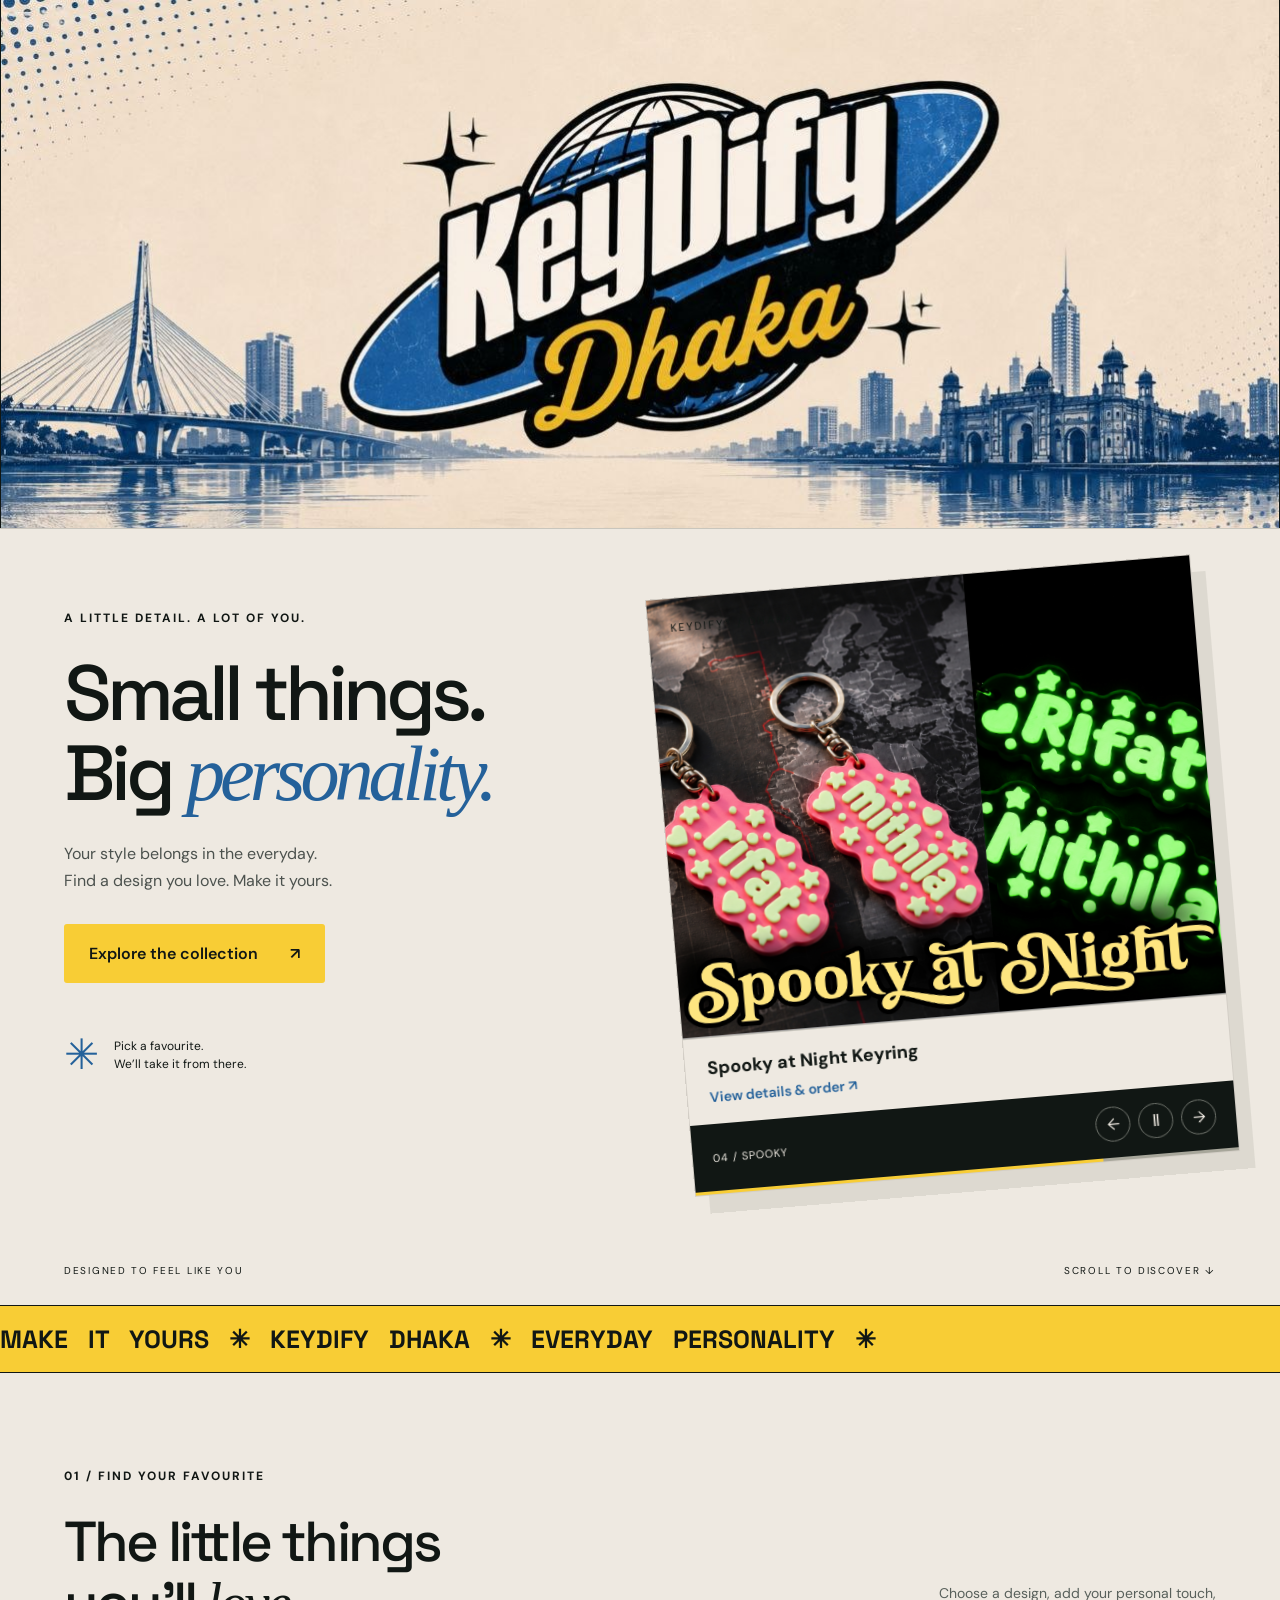
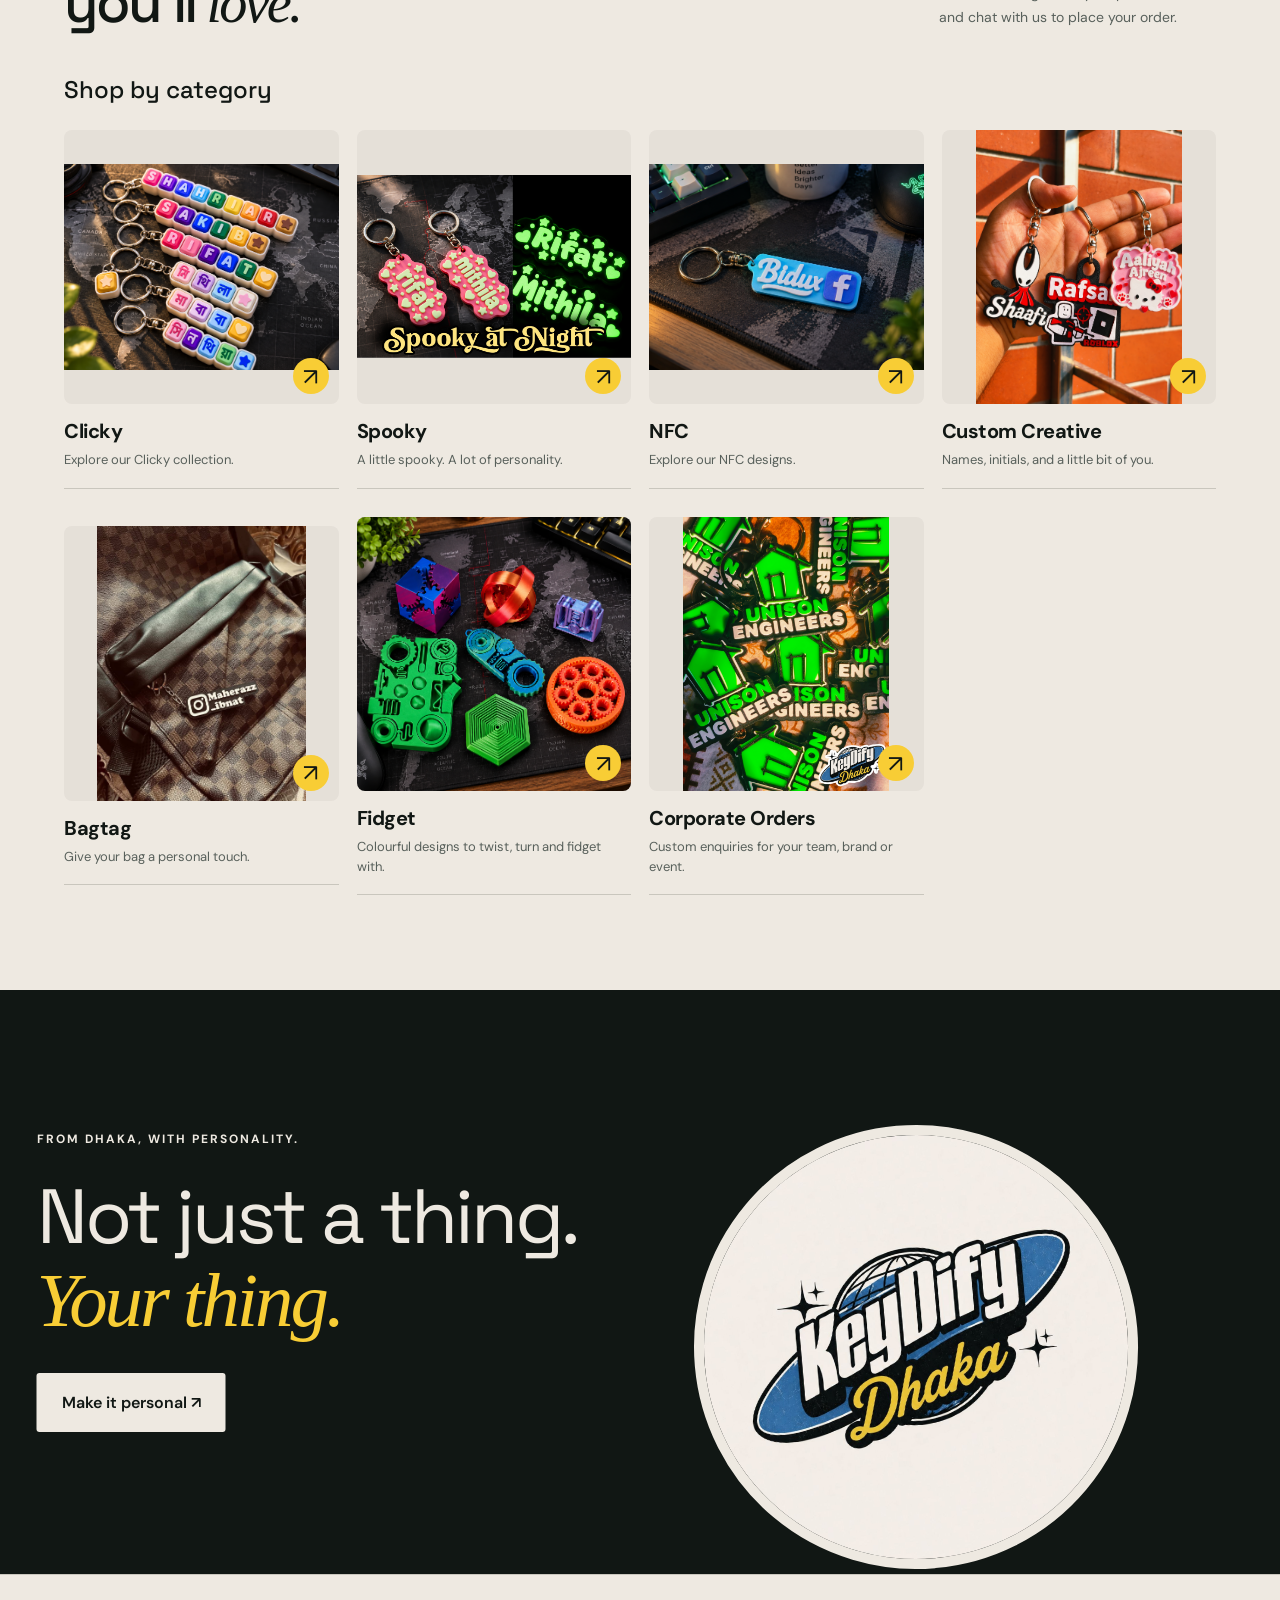
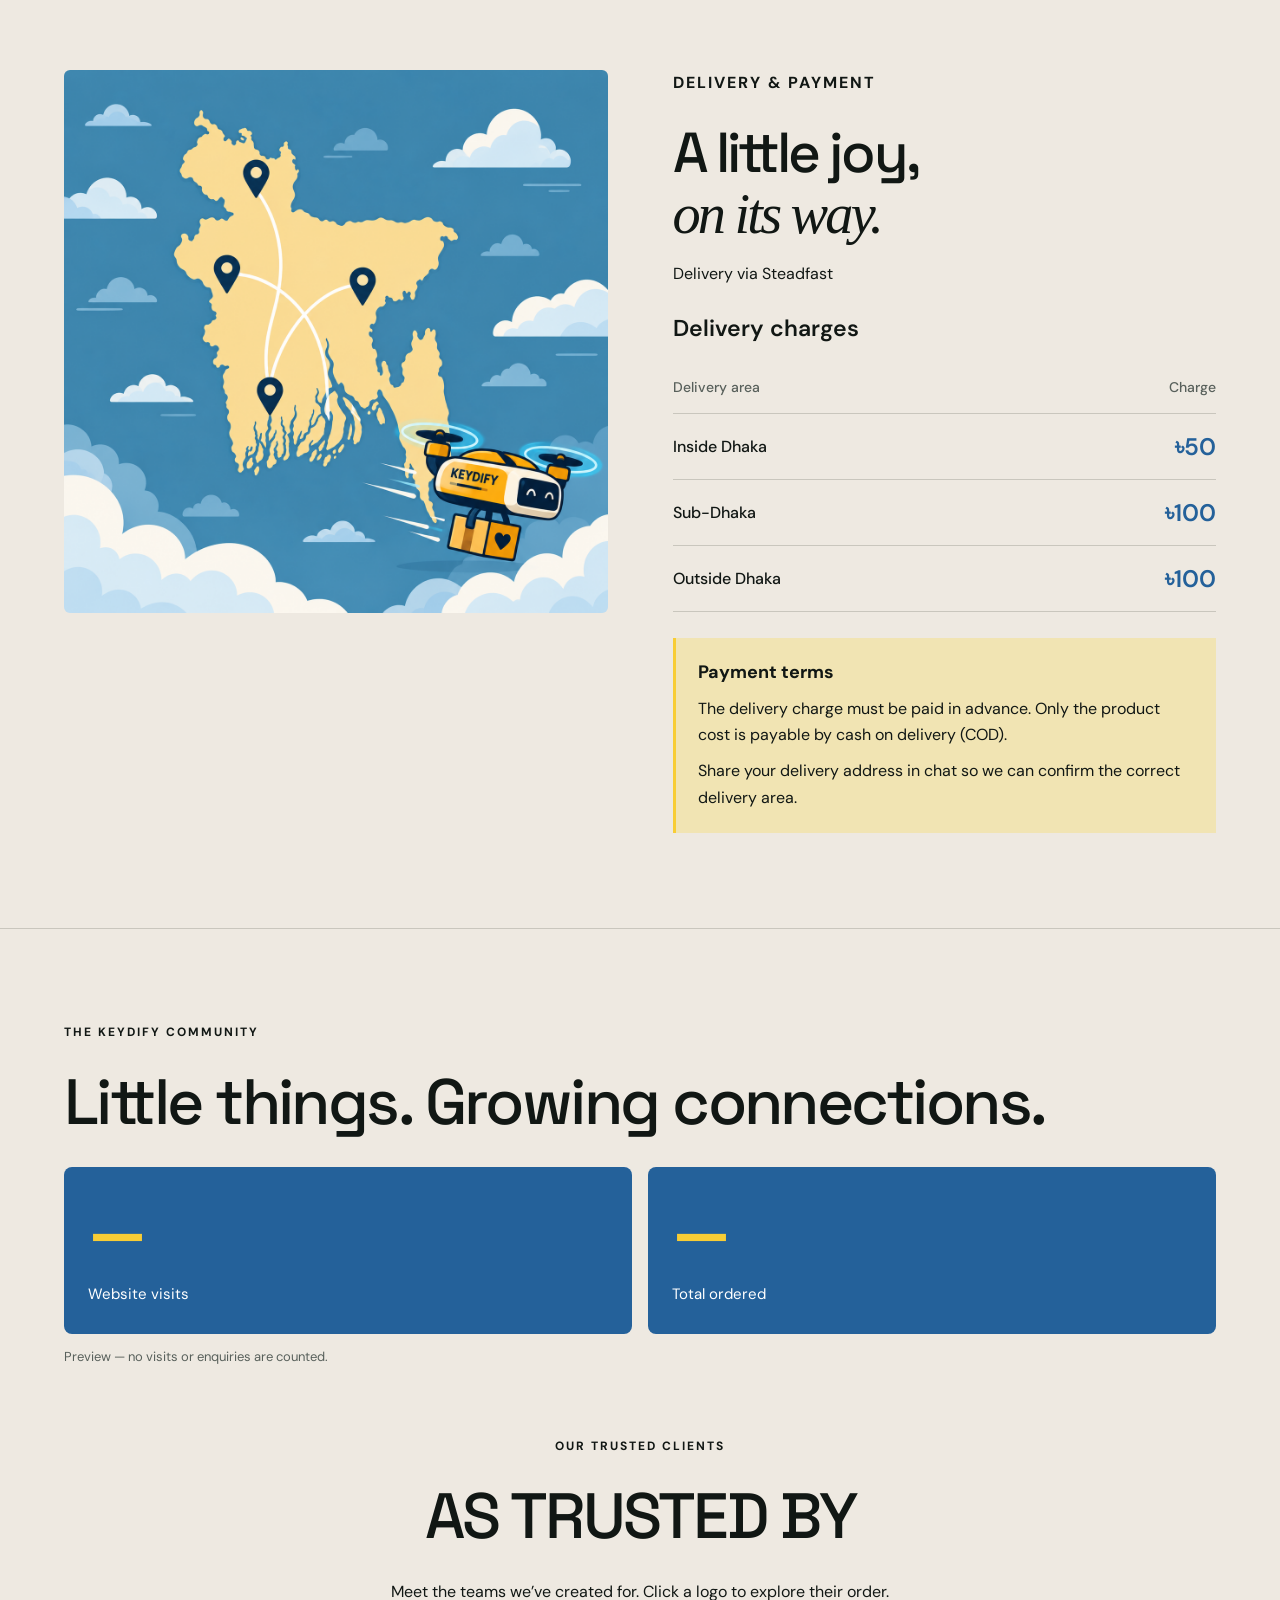
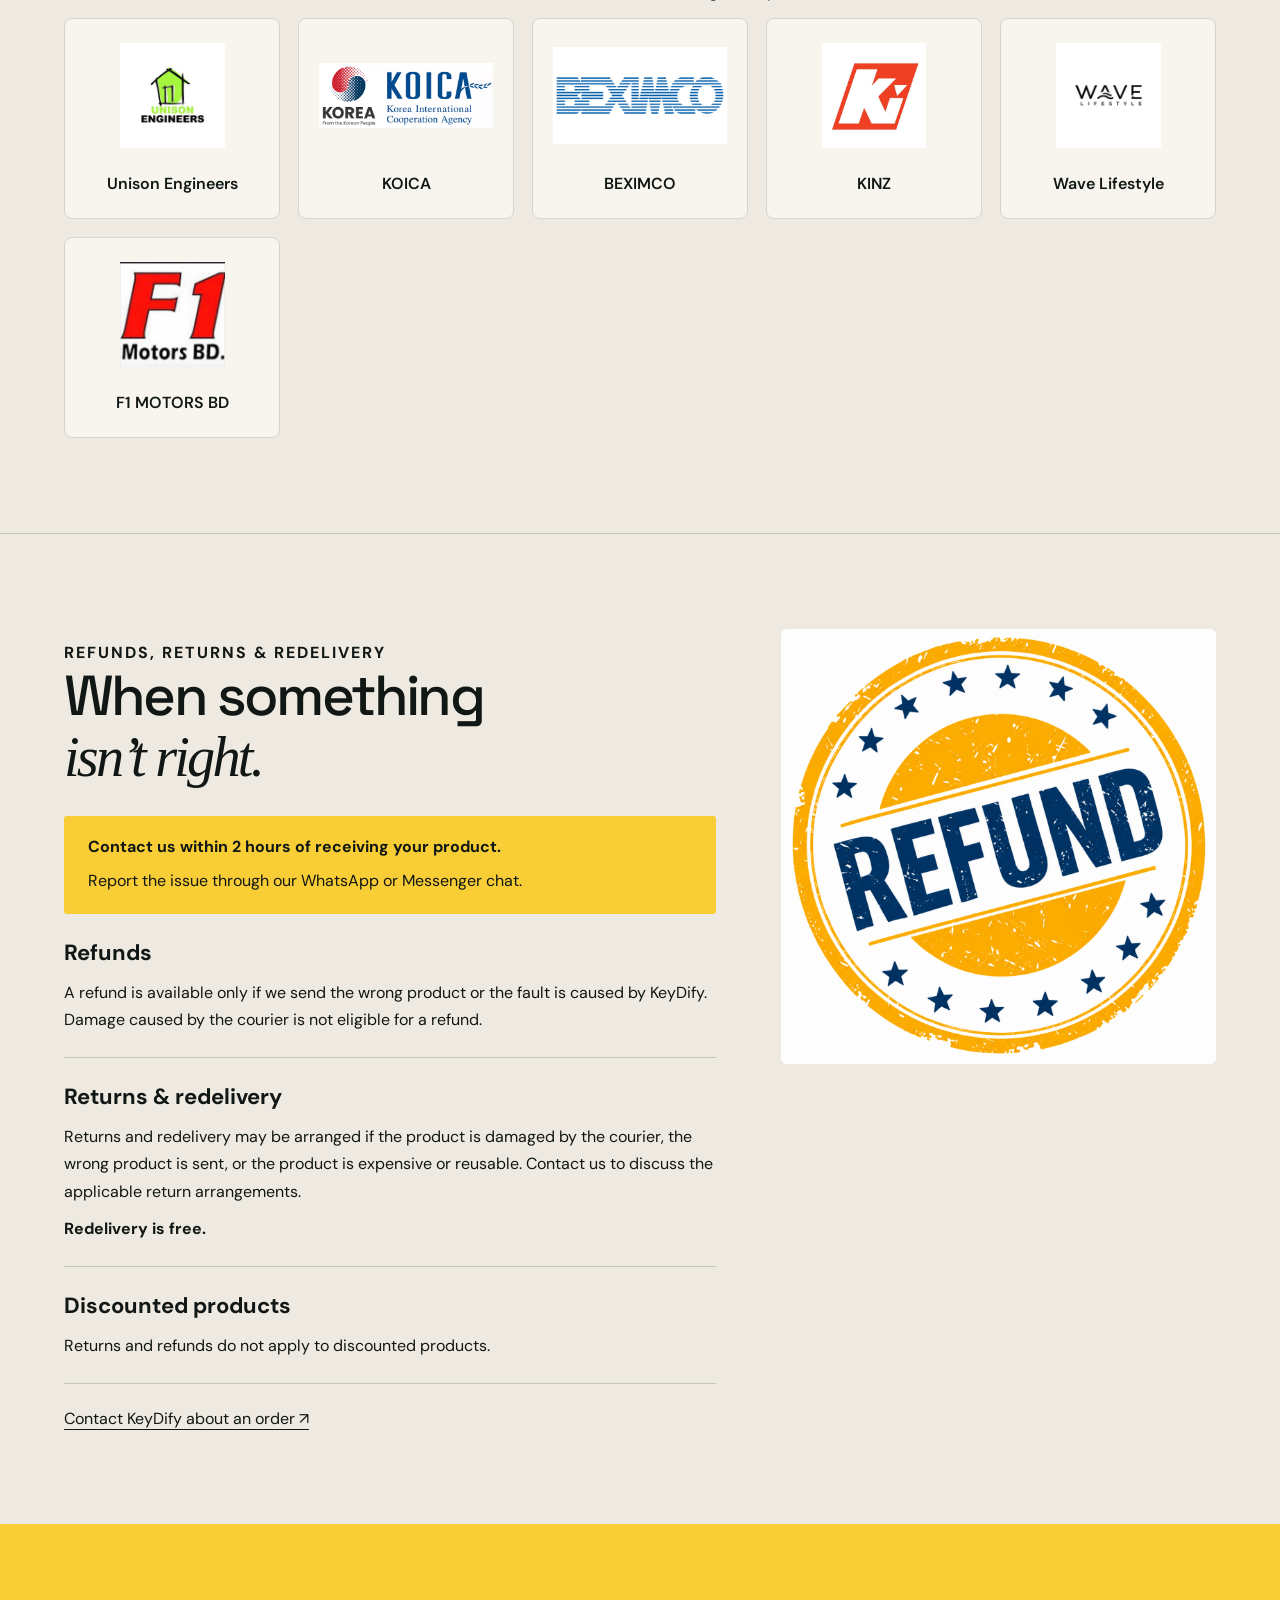
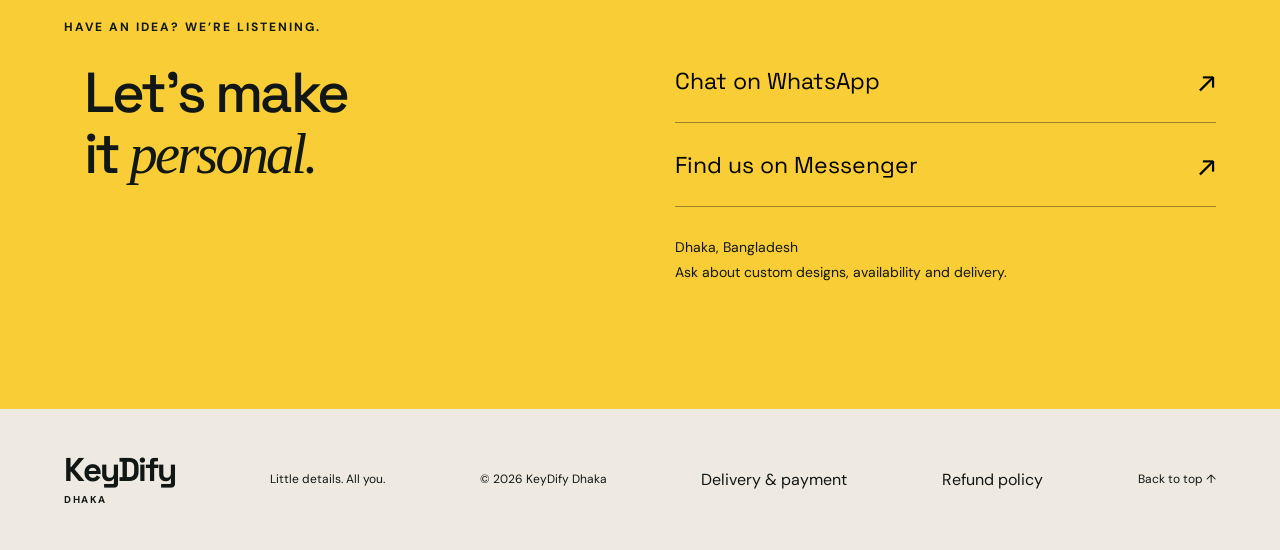
<file: index.html>
<!doctype html>
<html lang="en"><head><meta charset="utf-8"><meta name="viewport" content="width=device-width, initial-scale=1"><meta name="theme-color" content="#eee9e1"><meta name="description" content="Explore KeyDify Dhaka. Find your favourite design, personalise it, and order directly with our team on WhatsApp or Messenger."><title>KeyDify Dhaka — Make it yours.</title><link rel="icon" href="keydify-icon.jpeg" type="image/jpeg" sizes="1254x1254"><link rel="apple-touch-icon" href="keydify-icon.jpeg"><link rel="stylesheet" href="styles.css?v=order-grid-20260919"><script src="config.js?v=1790368915478" defer></script><script src="content.js" defer></script><script src="app.js?v=clients-gallery-20260925" defer></script><script src="motion.js" defer></script><script src="cover.js?v=20260916" defer></script><link rel="stylesheet" href="community.css?v=compact-partners-20260926"><script src="community.js?v=client-pages-20260926" defer></script></head>
<body>
<main id="home"><div class="brand-cover" role="region" aria-label="KeyDify cover slideshow"><img src="assets/keydify-cover.jpeg" alt="KeyDify Dhaka cover with a blue city skyline and waterfront" width="1280" height="529" fetchpriority="high"><video id="cover-video" src="assets/cover-video.mp4" muted playsinline preload="metadata" hidden aria-label="KeyDify showcase video"></video><p id="cover-status" role="status" hidden></p></div><section class="hero"><div class="hero-copy"><p class="eyebrow">A LITTLE DETAIL. A LOT OF YOU.</p><h1>Small things.<br>Big <em>personality.</em></h1><p class="intro">Your style belongs in the everyday.<br>Find a design you love. Make it yours.</p><a class="button yellow" href="#collection">Explore the collection <span>↗</span></a><div class="hero-note"><span class="asterisk">✳</span> Pick a favourite.<br>We’ll take it from there.</div></div><div class="hero-art" data-parallax="0.09"><span class="art-index">KEYDIFY® / DHAKA</span><button type="button" class="showcase-product" id="showcase-product"><span class="showcase-media"><img src="assets/keydify-brand.jpeg" alt="KeyDify Dhaka logo in blue, cream, black and yellow"></span><span class="showcase-details"><strong id="showcase-name">Explore the collection</strong><span class="showcase-order">View details &amp; order ↗</span></span></button><div class="slide-caption"><span id="slide-label">01 / THE KEYDIFY WORLD</span><div class="slide-controls"><button id="prev-slide" aria-label="Previous showcase slide">←</button><button id="pause-slide" aria-label="Pause slideshow">Ⅱ</button><button id="next-slide" aria-label="Next showcase slide">→</button></div></div><div class="slide-progress"><span></span></div></div><div class="hero-bottom"><span>DESIGNED TO FEEL LIKE YOU</span><a href="#collection">SCROLL TO DISCOVER ↓</a></div></section>
<div class="ticker" aria-hidden="true"><div class="ticker-track"><span class="ticker-group">MAKE IT YOURS ✳ KEYDIFY DHAKA ✳ EVERYDAY PERSONALITY ✳ </span><span class="ticker-group">MAKE IT YOURS ✳ KEYDIFY DHAKA ✳ EVERYDAY PERSONALITY ✳ </span></div></div>
<section class="collection section" id="collection"><div class="section-heading"><div><p class="eyebrow">01 / FIND YOUR FAVOURITE</p><h2>The little things<br>you’ll <em>love.</em></h2></div><p>Choose a design, add your personal touch,<br>and chat with us to place your order.</p></div><p class="preview-notice" id="preview-notice">Collection preview — sample concepts are shown below. Final designs, photos and availability will be confirmed by KeyDify.</p><div id="categories"><h3 class="category-heading">Shop by category</h3><div class="category-card-grid" id="filters" role="group" aria-label="Choose a product category"></div></div></section>
<section class="brand-break"><div data-parallax="0.05"><p class="eyebrow">FROM DHAKA, WITH PERSONALITY.</p><p class="brand-statement">Not just a thing.<br><em>Your thing.</em></p><a class="button cream" href="#collection">Make it personal ↗</a></div><img src="assets/keydify-brand.jpeg" alt="KeyDify Dhaka brand artwork" loading="lazy" data-parallax="-0.06"></section>
<section class="delivery section" id="delivery"><div class="delivery-art"><img src="assets/delivery-map.png" alt="KeyDify delivery illustration showing Bangladesh and a parcel-carrying drone" loading="lazy" width="1254" height="1254"></div><div class="delivery-content"><p class="eyebrow">DELIVERY &amp; PAYMENT</p><h2>A little joy,<br><em>on its way.</em></h2><p>Delivery via Steadfast</p><table class="delivery-table"><caption>Delivery charges</caption><thead><tr><th scope="col">Delivery area</th><th scope="col">Charge</th></tr></thead><tbody><tr><th scope="row">Inside Dhaka</th><td>৳60</td></tr><tr><th scope="row">Sub-Dhaka</th><td>৳100</td></tr><tr><th scope="row">Outside Dhaka</th><td>৳120</td></tr></tbody></table><div class="delivery-terms"><h3>Payment terms</h3><p>The delivery charge must be paid in advance. Only the product cost is payable by cash on delivery (COD).</p><p>Share your delivery address in chat so we can confirm the correct delivery area.</p></div></div></section>

<section class="community section" id="community"><p class="eyebrow">THE KEYDIFY COMMUNITY</p><h2>Little things. Growing connections.</h2><div class="community-counters"></div><p class="counter-note">Visits count page openings, including repeat visits. Total ordered combines WhatsApp and Messenger button clicks, not confirmed purchases. Tracking starts from this feature’s launch.</p><div class="trusted-clients" id="trusted-clients" hidden><p class="eyebrow">OUR TRUSTED CLIENTS</p><h2>As trusted by</h2><p>Meet the teams we’ve created for. Click a logo to explore their order.</p><div class="client-grid"></div></div></section>
<section class="refund section" id="refund-policy"><div class="refund-content"><p class="eyebrow">REFUNDS, RETURNS &amp; REDELIVERY</p><h2>When something<br><em>isn’t right.</em></h2><div class="refund-deadline"><strong>Contact us within 2 hours of receiving your product.</strong><p>Report the issue through our WhatsApp or Messenger chat.</p></div><div class="policy-block"><h3>Refunds</h3><p>A refund is available only if we send the wrong product or the fault is caused by KeyDify. Damage caused by the courier is not eligible for a refund.</p></div><div class="policy-block"><h3>Returns &amp; redelivery</h3><p>Returns and redelivery may be arranged if the product is damaged by the courier, the wrong product is sent, or the product is expensive or reusable. Contact us to discuss the applicable return arrangements.</p><p><strong>Redelivery is free.</strong></p></div><div class="policy-block"><h3>Discounted products</h3><p id="discount-policy">Returns and refunds do not apply to discounted products.</p></div><a class="policy-contact" href="#contact">Contact KeyDify about an order ↗</a></div><div class="refund-art"><img src="assets/refund-policy.png" alt="Refund stamp in yellow and navy blue" loading="lazy" width="1254" height="1254"></div></section>
<section class="contact section" id="contact"><div><p class="eyebrow">HAVE AN IDEA? WE’RE LISTENING.</p><h2>Let’s make<br>it <em>personal.</em></h2></div><div class="contact-links"><button data-contact="whatsapp">Chat on WhatsApp <span>↗</span></button><button data-contact="messenger">Find us on Messenger <span>↗</span></button><p>Dhaka, Bangladesh<br>Ask about custom designs, availability and delivery.</p><p id="contact-status" role="status"></p></div></section></main>
<footer><a class="wordmark" href="#home">KeyDify<span>DHAKA</span></a><p>Little details. All you.</p><span>© <span id="year"></span> KeyDify Dhaka</span><a href="#delivery">Delivery &amp; payment</a><a href="#refund-policy">Refund policy</a><a href="#home">Back to top ↑</a></footer>
<dialog id="category-dialog" aria-labelledby="category-title"><button id="close-category" class="close-category" aria-label="Close category">×</button><p class="eyebrow">EXPLORE THE COLLECTION</p><h2 id="category-title"></h2><p id="category-description"></p><p id="category-count"></p><div id="category-products" class="product-grid"></div><p id="category-empty" hidden>New designs are coming soon. Contact us to discuss a custom order.</p></dialog>
<dialog id="order-dialog" aria-labelledby="order-title"><button class="close-dialog" aria-label="Close order details">×</button><p class="eyebrow">MAKE IT YOURS</p><h2 id="order-title">Your favourite</h2><div id="order-gallery" aria-label="Product photos"></div><p id="order-description"></p><form id="order-form"><label for="customer-name">Your name<input id="customer-name" name="customerName" type="text" autocomplete="name" maxlength="100" pattern=".*\S.*" title="Please enter your name." placeholder="Your full name" required></label><label>Quantity<input id="quantity" type="number" value="1" min="1" max="999" required></label><label>Your personal touch <span>(optional)</span><textarea id="customisation" maxlength="1000" rows="3" placeholder="Name, colour, a custom idea…"></textarea></label><p class="order-info">Delivery: inside Dhaka ৳60 · sub-Dhaka ৳100 · outside Dhaka ৳120. Delivery is paid in advance; the product cost is payable by cash on delivery. We’ll confirm the final total in chat. This step doesn’t place or pay for an order.</p><div class="order-actions"><button class="button yellow" type="submit" data-channel="whatsapp">Continue on WhatsApp ↗</button><button class="button dark" type="submit" data-channel="messenger">Continue on Messenger ↗</button><button class="copy-button" type="button" id="copy-order">Copy order details</button></div><p id="order-status" role="status"></p></form></dialog></body></html>
</file>
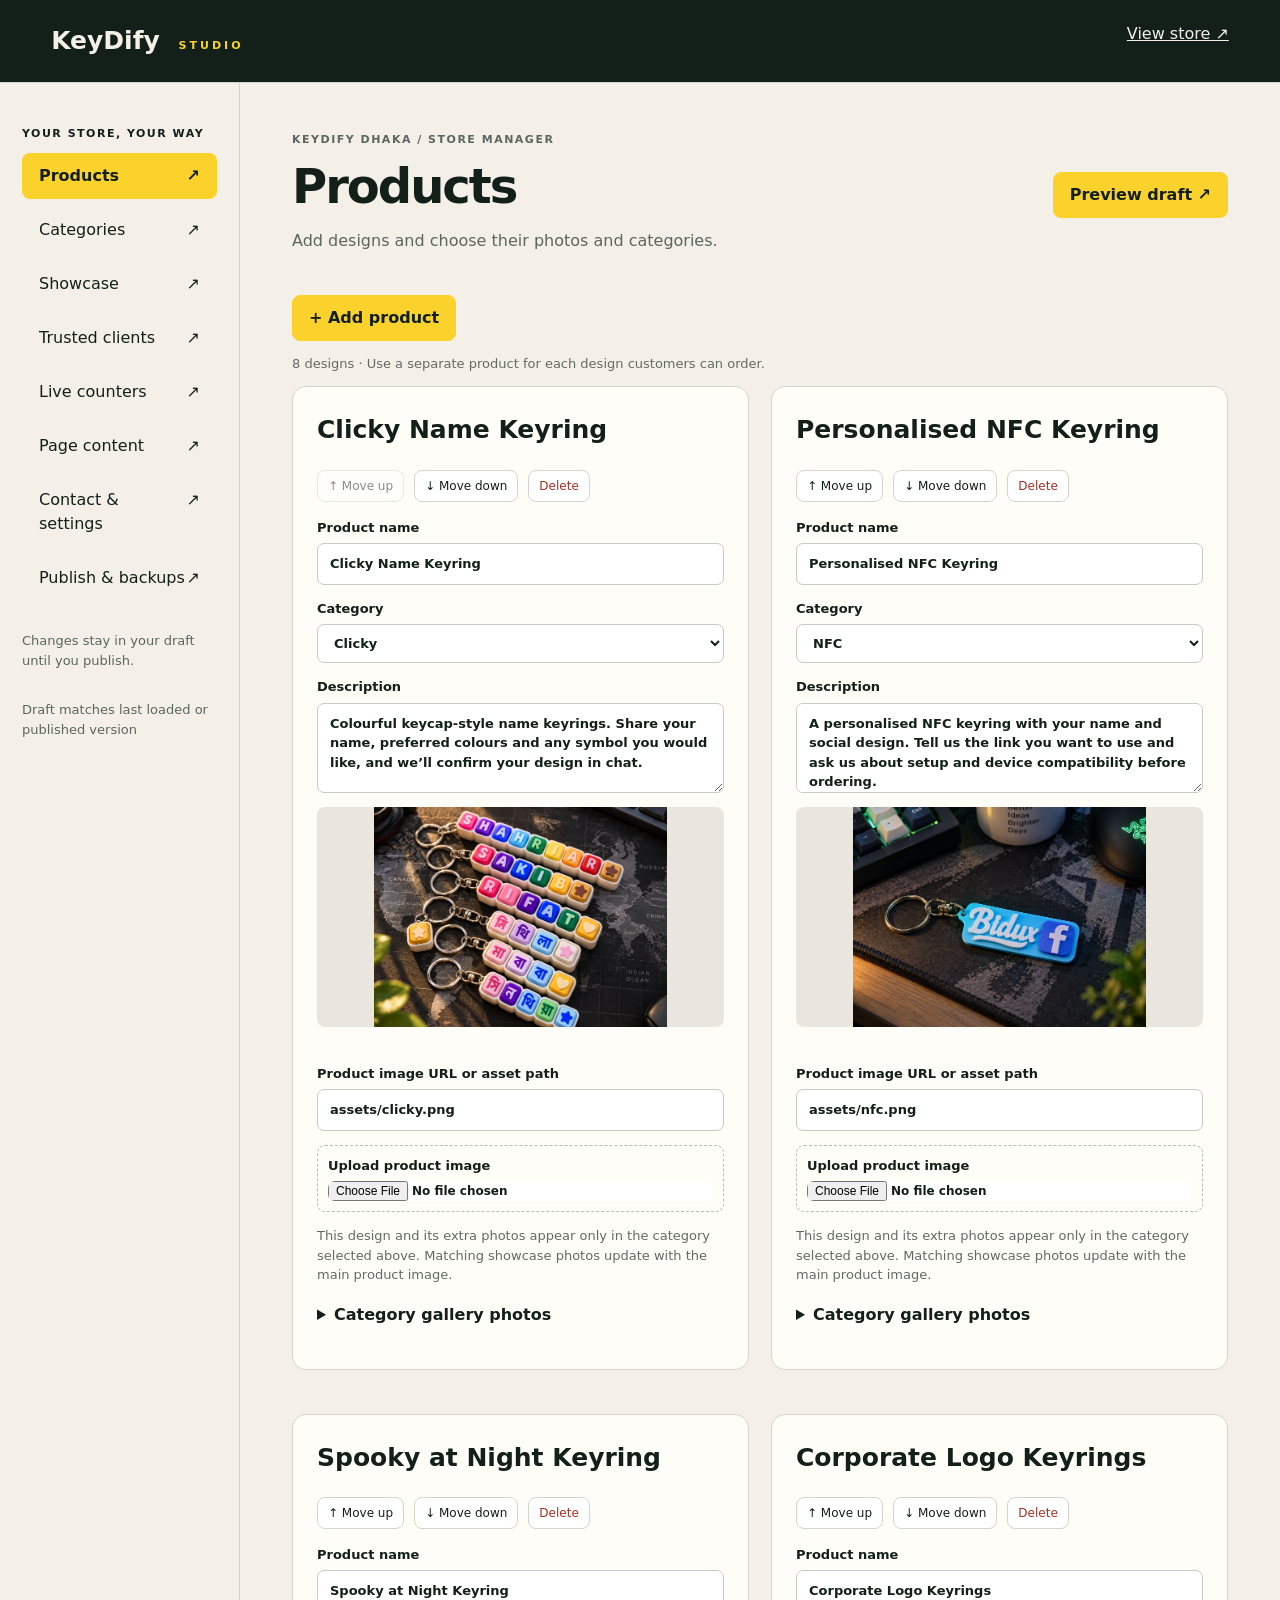
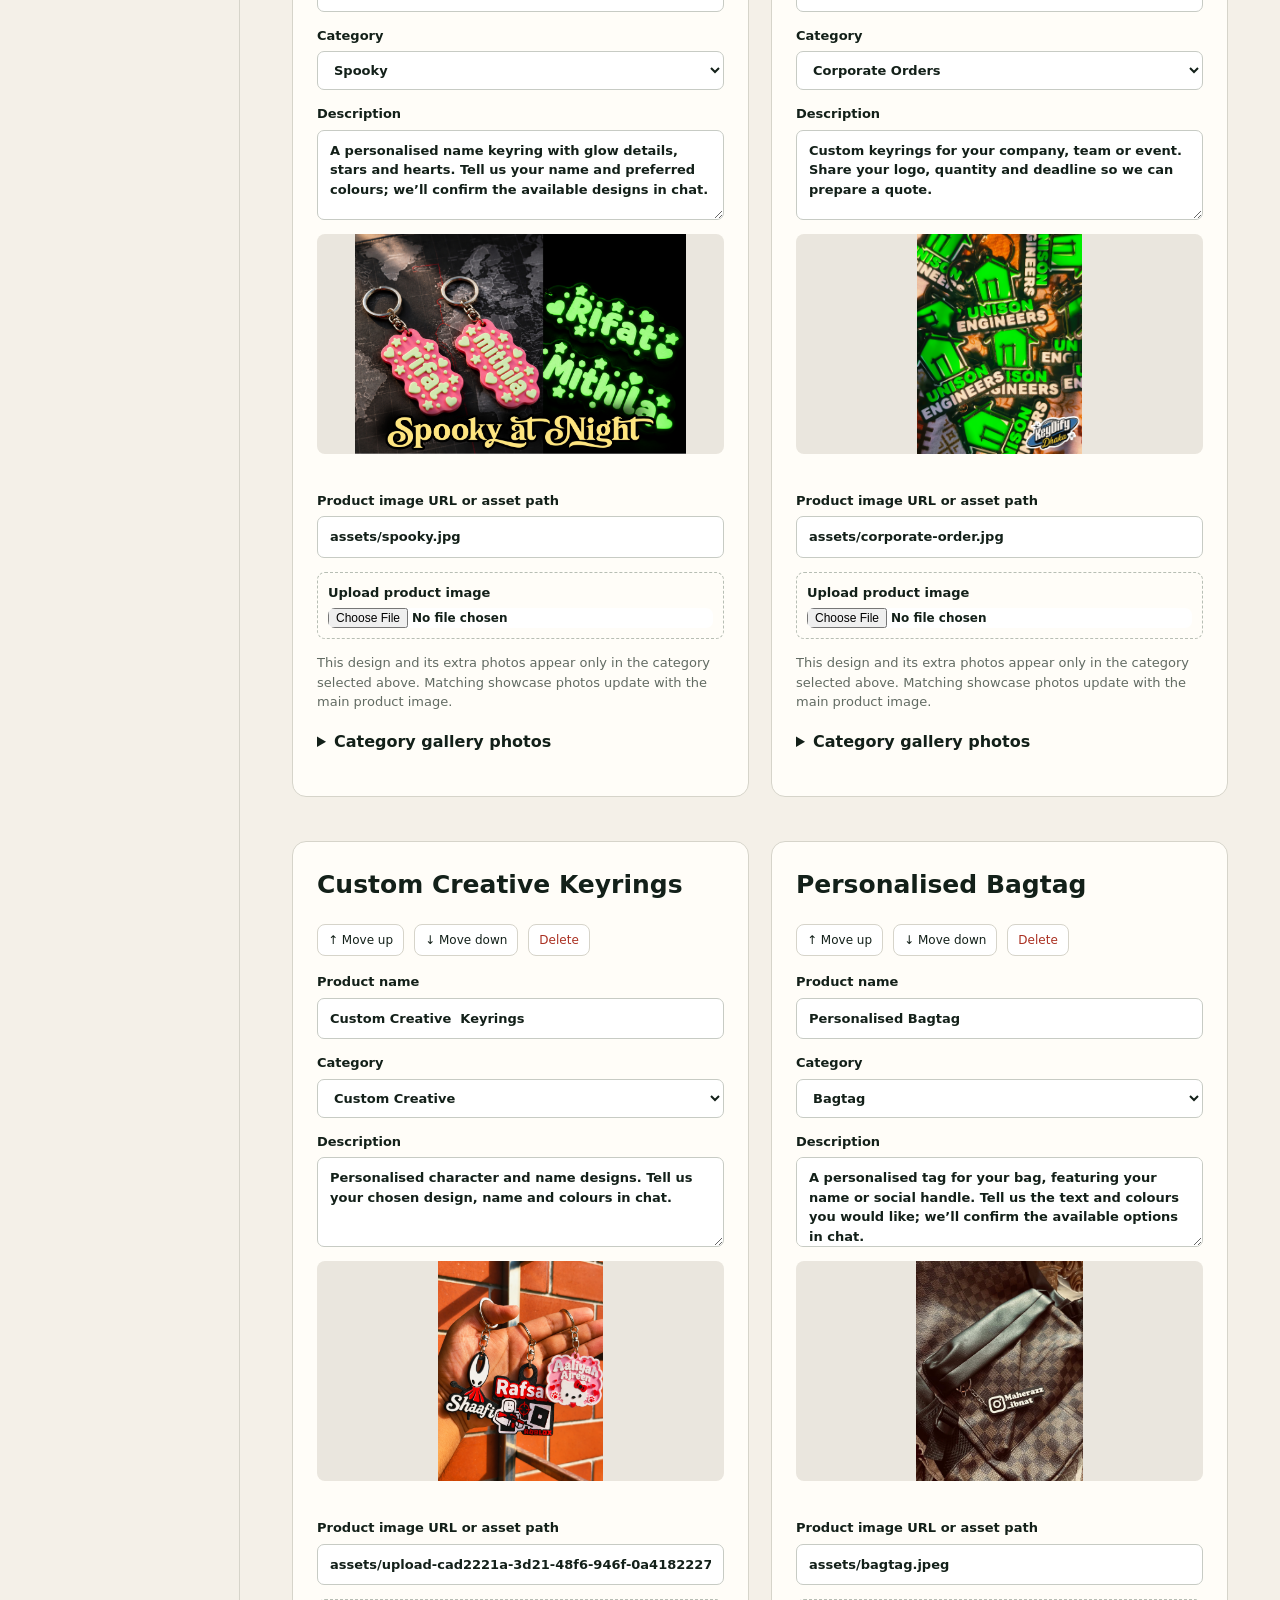
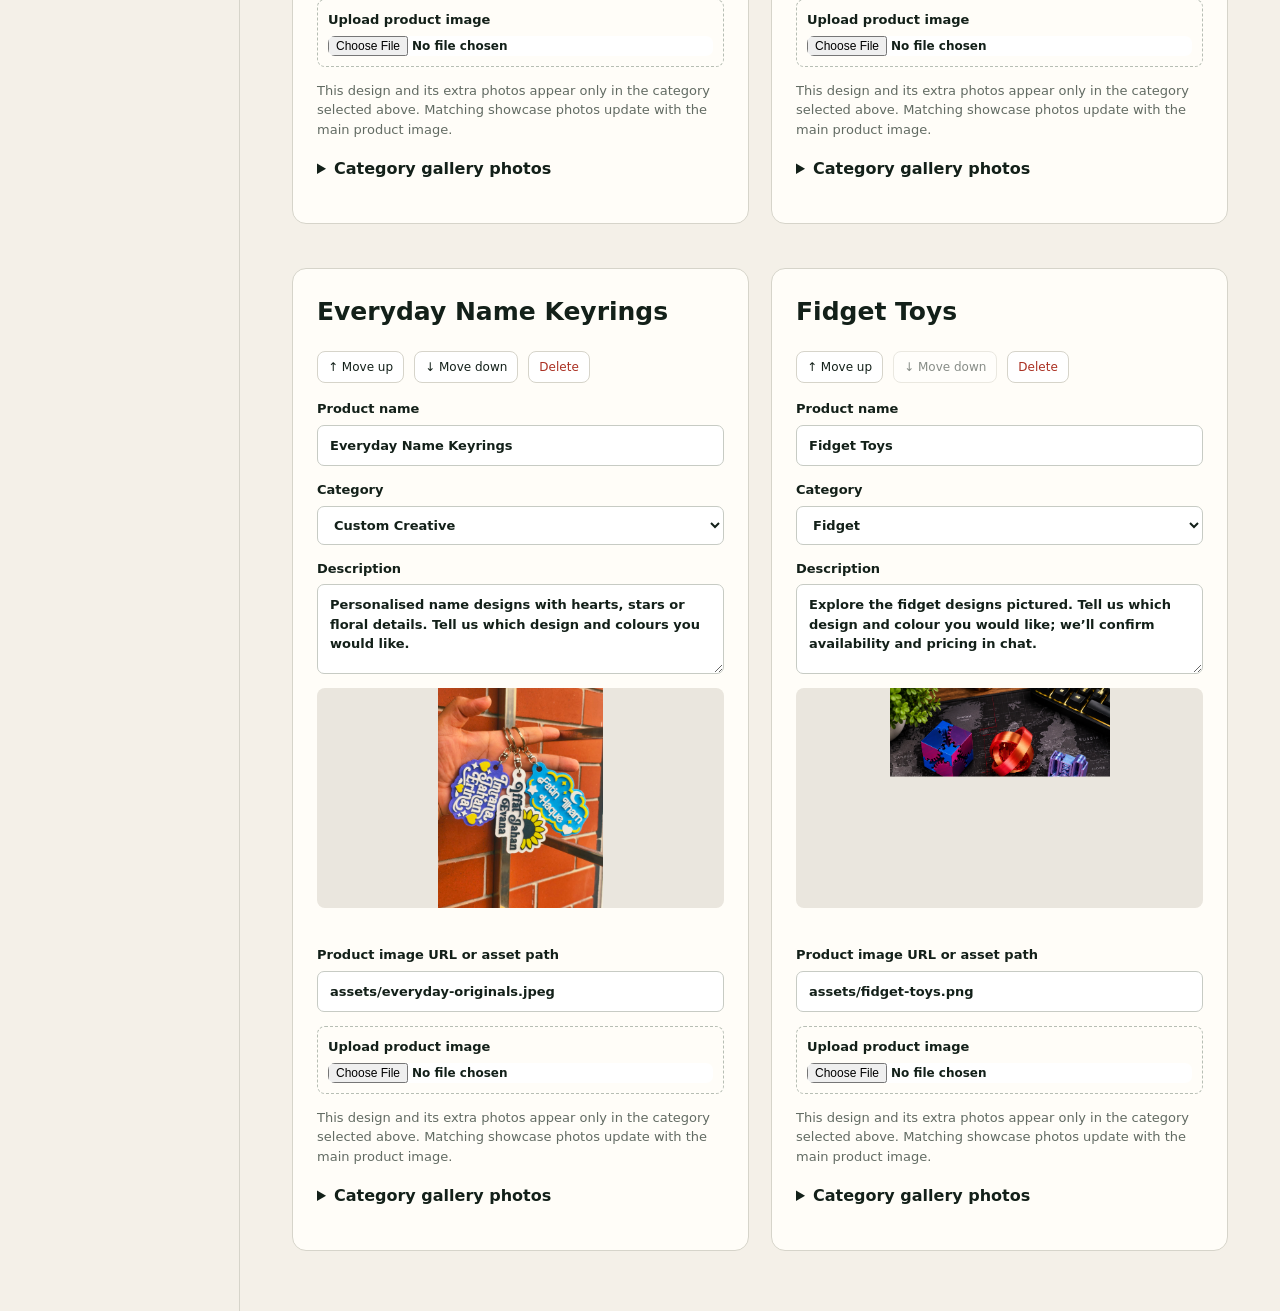
<file: admin.html>
<!doctype html><html lang="en"><head><meta charset="utf-8"><meta name="viewport" content="width=device-width, initial-scale=1"><meta name="robots" content="noindex,nofollow"><meta http-equiv="Content-Security-Policy" content="default-src 'self'; script-src 'self'; style-src 'self'; img-src 'self' https: data: blob:; media-src 'self' https: blob:; connect-src 'self' https://api.github.com https://keydify.com; frame-src 'self'; object-src 'none'; base-uri 'self'; form-action 'none'"><link rel="icon" href="keydify-icon.jpeg" type="image/jpeg"><title>KeyDify Studio — Store manager</title><link rel="stylesheet" href="admin.css"><script src="config.js?v=clients-gallery-20260925" defer></script><script src="studio-sync.js?v=20260919" defer></script><script src="admin.js?v=policy-20260925" defer></script><link rel="stylesheet" href="community.css?v=clients-gallery-20260925"><script src="community.js?v=clients-gallery-20260925" defer></script></head><body>
<header><a class="brand" href="admin.html">KeyDify <span>STUDIO</span></a><a href="./" target="_blank" rel="noopener">View store ↗</a></header>
<div class="layout"><aside><p class="eyebrow">YOUR STORE, YOUR WAY</p><nav aria-label="Store management"><button data-tab="products" class="active">Products <span>↗</span></button><button data-tab="categories">Categories <span>↗</span></button><button data-tab="slides">Showcase <span>↗</span></button><button data-tab="clients">Trusted clients <span>↗</span></button><button data-tab="analytics">Live counters <span>↗</span></button><button data-tab="content">Page content <span>↗</span></button><button data-tab="settings">Contact & settings <span>↗</span></button><button data-tab="publish">Publish & backups <span>↗</span></button></nav><p class="aside-note">Changes stay in your draft until you publish.</p><p id="save-state" role="status">Loading draft…</p></aside>
<main><div class="heading"><div><p class="eyebrow">KEYDIFY DHAKA / STORE MANAGER</p><h1 id="page-title">Products</h1><p id="page-help">Manage every design in your collection.</p></div><button id="preview" class="primary">Preview draft ↗</button></div><p id="status" role="status"></p><div id="editor"></div></main></div>
<dialog id="preview-dialog"><div class="preview-bar"><strong>Your unpublished draft</strong><button id="close-preview">Close preview ×</button></div><iframe id="preview-frame" title="Store draft preview"></iframe></dialog>
</body></html>
</file>
<file: styles.css>
@import url('https://fonts.googleapis.com/css2?family=DM+Sans:wght@400;500;600;700&family=Space+Grotesk:wght@400;500;600;700&display=swap');
:root{--cream:#eee9e1;--ink:#111714;--blue:#24619a;--yellow:#f8cd35;--line:#c9c6bd}*{box-sizing:border-box}html{scroll-behavior:smooth;scroll-padding-top:100px}body{margin:0;color:var(--ink);background:var(--cream);font-family:'DM Sans',Arial,sans-serif;font-size:16px}a{color:inherit;text-decoration:none}button,input,textarea{font:inherit}button,a,input,textarea{-webkit-tap-highlight-color:transparent}button{cursor:pointer}button:focus-visible,a:focus-visible,input:focus-visible,textarea:focus-visible{outline:3px solid var(--blue);outline-offset:5px}header{height:100px;display:flex;align-items:center;justify-content:space-between;padding:0 5%;border-bottom:1px solid var(--line);position:relative;z-index:3} .wordmark{font-family:'Space Grotesk',sans-serif;font-size:33px;font-weight:700;letter-spacing:-2px;line-height:1}.wordmark span{display:block;font-family:'DM Sans',sans-serif;font-size:10px;letter-spacing:1.6px;margin-top:8px}nav{display:flex;gap:35px;font-size:14px}nav a:hover{text-decoration:underline;text-underline-offset:6px}.nav-cta{font-size:14px;border-bottom:1px solid;padding:12px 0}.nav-cta span{margin-left:28px;font-size:22px}.hero{min-height:740px;padding:68px 5% 28px;display:grid;grid-template-columns:1.05fr 1fr;gap:30px;position:relative;overflow:hidden}.eyebrow{font-size:12px;font-weight:700;letter-spacing:2px;margin:0 0 28px}.hero h1{font-family:'Space Grotesk',sans-serif;font-size:clamp(48px,6.1vw,92px);font-weight:500;letter-spacing:-5px;line-height:1.02;margin:0 0 28px;position:relative;z-index:1}em{font-family:Georgia,serif;font-weight:400}.hero h1 em{color:var(--blue)}.intro{color:#4c524e;line-height:1.65;margin-bottom:30px}.button{border:0;display:inline-flex;justify-content:center;align-items:center;gap:32px;font-weight:600;padding:19px 25px;border-radius:3px;transition:transform .2s,box-shadow .2s}.button:hover{transform:translateY(-3px);box-shadow:0 5px 0 #11171422}.yellow{background:var(--yellow);color:var(--ink)}.cream{background:var(--cream);color:var(--ink)}.dark{background:var(--ink);color:var(--cream)}.hero-note{display:flex;align-items:center;gap:15px;font-size:12px;line-height:1.5;margin-top:40px}.asterisk{font-size:42px;color:var(--blue)}.hero-art{position:relative;background:#f1ece6;align-self:center;min-width:0;border:1px solid #d3cec6;transform:rotate(-3deg);box-shadow:14px 18px 0 #ddd9d0;will-change:translate}.showcase-media>img,.showcase-media>video{display:block;width:100%;height:440px;object-fit:cover;transition:opacity .25s;clip-path:inset(0);}.art-index{position:absolute;top:22px;left:22px;font-size:11px;letter-spacing:2px;z-index:1}.slide-caption{background:var(--ink);color:var(--cream);padding:16px 20px;display:flex;justify-content:space-between;align-items:center;gap:10px;position:relative;z-index:2}.slide-caption>span{font-size:11px;letter-spacing:1px}.slide-controls{display:flex;gap:8px}.slide-controls button{background:transparent;color:var(--cream);border:1px solid #6d716a;min-width:35px;min-height:35px;border-radius:50%}.slide-controls button:hover{background:var(--blue)}.slide-progress{height:3px;background:#a7a69a}.slide-progress span{display:block;height:100%;background:var(--yellow);width:33.333%;transition:width .3s}.hero-bottom{grid-column:1/-1;display:flex;justify-content:space-between;font-size:10px;letter-spacing:1.7px;margin-top:38px}.ticker{overflow:hidden;background:var(--yellow);padding:17px 0;border-block:1px solid var(--ink)}.ticker span{display:block;white-space:nowrap;font-family:'Space Grotesk',sans-serif;font-weight:700;font-size:25px;word-spacing:14px;animation:none}.section{padding:95px 5%}.section-heading{display:flex;justify-content:space-between;align-items:flex-end;gap:30px;margin-bottom:38px}h2{font-family:'Space Grotesk',sans-serif;font-size:clamp(40px,4.4vw,65px);line-height:1.08;font-weight:500;letter-spacing:-2.8px;margin:0}.section-heading>p{font-size:14px;color:#58605b;line-height:1.7;margin-bottom:4px}.preview-notice{font-size:13px;line-height:1.6;color:#60625a;max-width:750px}.filters{display:flex;flex-wrap:wrap;gap:10px;margin:28px 0}.filters button{padding:11px 20px;border:1px solid #a7aaa0;border-radius:30px;background:transparent;font-size:14px}.filters button[aria-pressed=true]{background:var(--ink);color:var(--cream);border-color:var(--ink)}.product-grid{display:grid;grid-template-columns:repeat(3,1fr);gap:25px}.product-card{min-width:0}.product-image{position:relative;background:#e1e0d9;aspect-ratio:1;overflow:hidden;border:1px solid #d3d0c7}.product-image img{height:100%;width:100%;object-fit:cover;transition:transform .6s}.product-card:hover img{transform:scale(1.06)}.product-image .badge{position:absolute;top:17px;left:17px;background:var(--cream);font-size:10px;letter-spacing:1px;padding:8px 10px}.product-image button{position:absolute;right:16px;bottom:16px;width:48px;height:48px;border-radius:50%;border:0;background:var(--yellow);font-size:25px}.product-meta{display:flex;justify-content:space-between;gap:12px;align-items:start;padding:20px 0;border-bottom:1px solid var(--line)}.product-meta h3{font-size:18px;margin:0 0 6px}.product-meta p{font-size:12px;color:#62675f;margin:0}.product-meta>span{font-size:12px;white-space:nowrap}.category-section{background:var(--blue);color:var(--cream)}.large-star{font-size:100px;line-height:1;color:var(--yellow)}.category-list{margin-top:55px}.category-list button{display:grid;grid-template-columns:65px 1fr 1fr 45px;align-items:center;gap:20px;border:0;border-top:1px solid #ffffff45;width:100%;text-align:left;background:transparent;color:inherit;padding:27px 0}.category-list button:last-child{border-bottom:1px solid #ffffff45}.category-list button:hover{color:var(--yellow)}.category-list .number{font-size:12px}.category-list strong{font-family:'Space Grotesk',sans-serif;font-size:30px;font-weight:500;letter-spacing:-1px}.category-list .description{font-size:14px;line-height:1.5}.category-list .arrow{font-size:35px}.brand-break{min-height:510px;display:grid;grid-template-columns:1.15fr 1fr;align-items:center;overflow:hidden;padding:70px 5%;gap:30px;background:var(--ink);color:var(--cream)}.brand-statement{font-family:'Space Grotesk',sans-serif;font-size:clamp(45px,6vw,85px);line-height:1.08;letter-spacing:-3px;margin:0 0 30px}.brand-statement em{color:var(--yellow)}.brand-break img{width:85%;max-width:480px;transform:rotate(7deg);border:10px solid var(--cream);border-radius:50%}.how h2{margin-bottom:50px}.steps{display:grid;grid-template-columns:repeat(3,1fr);gap:55px}.steps article{border-top:1px solid var(--line);padding-top:23px}.steps article>span{font-size:12px;color:var(--blue)}.steps h3{font-size:20px;font-weight:500;margin:20px 0 12px}.steps p{line-height:1.7;color:#58605b;font-size:14px}.contact{background:var(--yellow);display:grid;grid-template-columns:1fr 1fr;gap:70px}.contact-links{padding-top:20px}.contact-links button{display:flex;width:100%;justify-content:space-between;align-items:center;padding:22px 0;background:transparent;border:0;border-bottom:1px solid #11171466;text-align:left;font-family:'Space Grotesk',sans-serif;font-size:23px;gap:15px}.contact-links button span{font-size:30px}.contact-links p{font-size:14px;line-height:1.8;margin-top:28px}footer{padding:45px 5%;display:flex;justify-content:space-between;align-items:center;gap:30px}footer p,footer>span,footer>a:last-child{font-size:12px}dialog{background:var(--cream);color:var(--ink);border:0;border-radius:8px;padding:40px;width:min(560px,calc(100% - 32px));max-height:90dvh;box-shadow:0 25px 100px #0005}dialog::backdrop{background:#111714aa;backdrop-filter:blur(6px)}dialog h2{font-size:36px;letter-spacing:-1.5px;margin-bottom:15px}dialog>p:not(.eyebrow){font-size:14px;line-height:1.6}.close-dialog{position:absolute;right:12px;top:10px;background:transparent;border:0;font-size:30px;width:40px;height:40px}form label{display:block;font-size:14px;font-weight:600;margin-top:20px}form label>span{font-weight:400;color:#60675d}input,textarea{display:block;width:100%;border:1px solid #a5a89d;background:#f9f5ee;border-radius:3px;margin-top:8px;padding:12px;color:var(--ink)}input{max-width:120px}textarea{resize:vertical}.order-info{font-size:13px;line-height:1.6;margin:22px 0;color:#58605b}.order-actions{display:grid;gap:10px}.copy-button{padding:12px;border:0;background:transparent;text-decoration:underline;text-underline-offset:4px;font-size:14px}#order-status{font-size:14px;line-height:1.5}body.modal-open{overflow:hidden}[hidden]{display:none!important}@media(min-width:1600px){body>header,main>section,footer{padding-left:max(5%,calc((100% - 1450px)/2));padding-right:max(5%,calc((100% - 1450px)/2))}}@media(max-width:900px){header{height:85px}.nav-cta{display:none}.hero{padding-top:45px;min-height:620px}.hero h1{letter-spacing:-3px}.showcase-media>img,.showcase-media>video{height:340px}.hero-note{margin-top:25px}.section{padding-block:65px}.category-list button{grid-template-columns:35px 1fr 40px}.category-list .description{display:none}.steps{gap:25px}.brand-break{min-height:430px}.contact{gap:30px}.contact-links button{font-size:20px}footer p{display:none}}@media(max-width:600px){header{padding-inline:6%;height:85px}.wordmark{font-size:29px}.wordmark span{font-size:8px}nav{gap:17px;font-size:12px}.hero{grid-template-columns:1fr;padding:38px 6% 24px;gap:30px}.eyebrow{font-size:10px;letter-spacing:1.5px;margin-bottom:22px}.hero h1{font-size:59px;letter-spacing:-3px}.intro{font-size:14px;margin-bottom:24px}.hero-note{display:none}.hero-art{margin:8px 8px 0;box-shadow:8px 10px 0 #ddd9d0}.showcase-media>img,.showcase-media>video{height:auto;aspect-ratio:1.1;object-fit:cover}.hero-bottom{margin-top:12px;font-size:8px;gap:20px}.ticker{padding:13px 0}.ticker span{font-size:19px}.section{padding:55px 6%}.section-heading{display:block}.section-heading>p{margin-top:23px}h2{font-size:42px;letter-spacing:-2px}.preview-notice{font-size:12px}.filters{gap:7px}.filters button{padding:10px 13px;font-size:12px}.product-grid{grid-template-columns:1fr;gap:30px}.product-meta h3{font-size:18px}.large-star{display:none}.category-list{margin-top:30px}.category-list strong{font-size:26px}.category-list button{gap:10px;padding:25px 0}.brand-break{grid-template-columns:1fr;padding:55px 6%;gap:50px}.brand-statement{font-size:57px}.brand-break img{width:70%;justify-self:center}.steps{grid-template-columns:1fr;gap:20px}.steps article{padding-top:20px}.steps h3{margin-top:12px}.how h2{margin-bottom:30px}.contact{grid-template-columns:1fr;gap:15px}.contact-links{padding:0}.contact-links button{font-size:21px}footer{padding:32px 6%;flex-wrap:wrap}footer>span{font-size:10px}footer>a:last-child{width:100%;font-size:12px}dialog{padding:35px 23px}dialog h2{font-size:30px}.button{font-size:14px}.slide-caption{padding:12px}.slide-caption>span{font-size:9px}}@media(prefers-reduced-motion:reduce){html{scroll-behavior:auto}*,*::before,*::after{animation:none!important;transition:none!important}[data-parallax]{translate:none!important}}

#customer-name{max-width:none}

.category-heading{font-family:'Space Grotesk',sans-serif;font-size:24px;font-weight:500;margin:40px 0 25px}.category-card-grid{display:grid;grid-template-columns:repeat(3,minmax(0,1fr));gap:36px 28px}.category-card{display:block;min-width:0;padding:0;border:0;background:transparent;color:var(--ink);text-align:left}.category-card-image{display:block;position:relative;aspect-ratio:1;border:1px solid var(--line);overflow:hidden;background:#f1ece6}.category-card-image img{display:block;width:100%;height:100%;object-fit:cover;transition:transform .4s}.category-card:hover img{transform:scale(1.04)}.category-card-badge{position:absolute;left:7%;top:7%;padding:10px 12px;background:var(--cream);font-size:12px;letter-spacing:1px}.category-card-arrow{position:absolute;right:7%;bottom:7%;display:grid;place-items:center;width:64px;height:64px;background:var(--yellow);color:var(--ink);border-radius:50%;font-size:38px}.category-card-details{display:block;border-bottom:1px solid var(--line);padding:22px 0 25px}.category-card-details strong{display:block;font-size:25px;line-height:1.3;letter-spacing:-.5px}.category-card-details>span{display:block;font-size:16px;line-height:1.5;color:#58605b;margin-top:9px}.category-card[aria-pressed=true] .category-card-image{outline:3px solid var(--blue);outline-offset:-3px}.category-card[aria-pressed=true] .category-card-arrow{background:var(--blue);color:white}.collection-toolbar{scroll-margin-top:35px;margin-top:65px;padding-top:28px;border-top:1px solid var(--line);display:flex;justify-content:space-between;align-items:center;gap:24px;margin-bottom:25px}.collection-toolbar h3{font-size:26px;margin:0 0 8px}.collection-toolbar p{font-size:14px;margin:0;color:#58605b}.collection-toolbar label{display:flex;align-items:center;gap:12px;font-size:14px}.collection-toolbar select{max-width:100%;font:inherit;padding:13px 32px 13px 13px;border:1px solid #a5a89d;border-radius:3px;color:var(--ink);background:var(--cream)}.collection-toolbar select:focus-visible{outline:3px solid var(--blue);outline-offset:3px}#show-all{border:0;background:transparent;padding:10px 0;font-size:14px;text-decoration:underline;text-underline-offset:4px}#empty-state{padding:28px 0;font-size:16px}@media(max-width:900px){.category-card-grid{grid-template-columns:repeat(2,minmax(0,1fr))}}@media(max-width:600px){.category-card-grid{grid-template-columns:1fr;gap:28px}.collection-toolbar{align-items:start;flex-direction:column;margin-top:45px}.collection-toolbar label{width:100%}.collection-toolbar select{flex:1;min-width:0}.category-card-details strong{font-size:24px}}
/* Scroll-driven transforms are independent of the entrance animations. */
.scroll-progress{position:fixed;z-index:20;top:0;left:0;width:100%;height:4px;background:var(--blue);transform:scaleX(0);transform-origin:left;pointer-events:none;display:none}.scroll-motion .scroll-progress{display:block}.scroll-motion .hero-copy{translate:0 var(--hero-copy-y,0px)}.scroll-motion .hero-art{translate:0 var(--hero-art-y,0px);transform:rotate(var(--hero-turn,-3deg)) scale(var(--hero-zoom,1))}.scroll-motion .category-card-image img,.scroll-motion .product-image img{translate:0 var(--photo-y,0px);scale:1.12}.scroll-motion .brand-break>img{translate:0 var(--brand-y,0px);transform:rotate(var(--brand-turn,7deg)) scale(var(--brand-zoom,1))}.scroll-motion .brand-break>div{translate:var(--brand-copy-x,0px) 0}.scroll-motion .contact{overflow:hidden}.scroll-motion .contact h2{translate:var(--contact-heading-x,0px) 0}@media(prefers-reduced-motion:reduce){.scroll-progress{display:none!important}.hero-copy,.hero-art,.brand-break>img,.brand-break>div,.contact h2,.category-card-image img,.product-image img{translate:none!important;scale:1!important}}

/* Two equal copies create an uninterrupted loop, independent of page scroll. */
.ticker-track{display:flex;width:max-content;animation:ticker-loop 24s linear infinite;will-change:transform}.ticker .ticker-group{flex:none;min-width:100vw;white-space:pre;padding-right:24px;animation:none}@keyframes ticker-loop{from{transform:translateX(0)}to{transform:translateX(-50%)}}@media(prefers-reduced-motion:reduce){.ticker-track{animation:none;transform:none;will-change:auto}}

.showcase-product{display:block;width:100%;padding:0;border:0;background:#f1ece6;text-align:left;color:var(--ink)}.showcase-media{display:block;overflow:hidden}.showcase-details{display:grid;grid-template-columns:1fr auto;gap:8px 16px;padding:18px 22px;border-top:1px solid var(--line);background:var(--cream)}.showcase-details strong{font-size:18px}.showcase-details>span{font-size:14px}.showcase-order{grid-column:1/-1;color:var(--blue);font-weight:600}.showcase-product:hover .showcase-order{text-decoration:underline;text-underline-offset:4px}.art-index{pointer-events:none}.order-price{font-weight:700}@media(max-width:600px){.showcase-details{padding:15px}.showcase-details strong{font-size:16px}}

/* Supplied brand assets: frame the logo's transparent canvas in the navigation. */
.header-logo{display:block;position:relative;flex:none;width:176px;height:90px;overflow:hidden}.header-logo img{position:absolute;display:block;width:176px;height:176px;max-width:none;top:50%;left:0;transform:translateY(-50%);object-fit:contain}.brand-cover{width:100%;overflow:hidden;border-bottom:1px solid var(--line);background:#eee1c9}.brand-cover img{display:block;width:100%;height:auto;aspect-ratio:1280/529;object-fit:contain}@media(max-width:600px){.header-logo{width:132px;height:75px}.header-logo img{width:132px;height:132px}header{gap:12px}header nav{gap:12px}}@media(max-width:360px){.header-logo{width:108px}.header-logo img{width:108px;height:108px}header nav{gap:9px}}

.product-image-button{display:block;width:100%;padding:0;text-align:left;color:var(--ink)}.product-order-arrow{position:absolute;right:16px;bottom:16px;width:48px;height:48px;display:grid;place-items:center;border-radius:50%;background:var(--yellow);font-size:25px}#category-dialog{width:min(1100px,calc(100% - 32px));padding:40px;max-height:90dvh}#category-dialog h2{font-size:40px}#category-count{margin-bottom:25px;color:#58605b}.close-category{position:absolute;right:12px;top:10px;width:40px;height:40px;background:transparent;border:0;font-size:30px}#category-dialog .product-image{aspect-ratio:1}#category-dialog .product-image img{object-fit:contain;background:#e5e0d8}#category-dialog .product-meta{flex-wrap:wrap}#category-dialog .product-grid{grid-template-columns:repeat(3,minmax(0,1fr))}@media(max-width:750px){#category-dialog{padding:35px 20px}#category-dialog .product-grid{grid-template-columns:repeat(2,minmax(0,1fr))}}@media(max-width:480px){#category-dialog .product-grid{grid-template-columns:1fr}}

.brand-cover{position:relative;aspect-ratio:1280/529;background:#111714}.brand-cover>img,.brand-cover>video{display:block;width:100%;height:100%;aspect-ratio:auto;object-fit:contain}.cover-controls{position:absolute;right:18px;bottom:16px;display:flex;align-items:center;gap:12px;padding:8px 12px;background:#111714dd;color:#fff;border-radius:30px;font-size:14px}.cover-controls button{background:transparent;border:1px solid #ffffff80;border-radius:50%;color:white;width:36px;height:36px}.cover-controls button:focus-visible{outline:3px solid var(--yellow)}#cover-status{position:absolute;left:15px;top:15px;background:#111714dd;color:white;padding:10px;font-size:14px}@media(max-width:600px){.cover-controls{right:8px;bottom:8px;gap:8px;padding:5px 8px;font-size:12px}.cover-controls button{width:30px;height:30px}}
/* Fill the cover frame without side letterboxing. */
.brand-cover>video{object-fit:cover;object-position:center}

.delivery{display:grid;grid-template-columns:minmax(0,1fr) minmax(0,1fr);gap:65px;align-items:center;border-top:1px solid var(--line)}.delivery-art img{display:block;width:100%;height:auto;border-radius:6px}.delivery-content>p{font-size:16px;line-height:1.6}.delivery-table{width:100%;border-collapse:collapse;margin-top:26px;text-align:left}.delivery-table caption{text-align:left;font-size:23px;font-weight:600;margin-bottom:18px}.delivery-table th,.delivery-table td{padding:17px 0;border-bottom:1px solid var(--line);font-size:16px}.delivery-table thead th{font-size:14px;color:#58605b;font-weight:500}.delivery-table tbody th{font-weight:500}.delivery-table td,.delivery-table th:last-child{text-align:right}.delivery-table td{font-size:24px;font-weight:600;color:var(--blue)}.delivery-terms{margin-top:26px;padding:22px;background:#f7d95755;border-left:3px solid var(--yellow)}.delivery-terms h3{font-size:18px;margin:0 0 12px}.delivery-terms p{font-size:16px;line-height:1.65;margin:10px 0 0}@media(max-width:800px){.delivery{gap:30px}}@media(max-width:600px){.delivery{grid-template-columns:1fr}.delivery-art{order:2}.delivery-content{order:1}}

.delivery{align-items:start}.delivery-art{align-self:start}.refund{display:grid;grid-template-columns:minmax(0,1.2fr) minmax(0,.8fr);gap:65px;align-items:start;border-top:1px solid var(--line)}.refund-art img{display:block;width:100%;height:auto;border-radius:6px}.refund-content h2{margin-bottom:28px}.refund-deadline{background:var(--yellow);padding:20px 24px;border-radius:3px}.refund p{font-size:16px;line-height:1.7;margin:10px 0 0}.policy-block{padding:24px 0;border-bottom:1px solid var(--line)}.policy-block h3{font-size:22px;margin:0 0 12px}.policy-contact{display:inline-block;margin-top:24px;font-size:16px;text-decoration:underline;text-underline-offset:5px}footer{flex-wrap:wrap}@media(max-width:800px){.refund{gap:30px}}@media(max-width:600px){.refund{grid-template-columns:1fr}.refund-art{max-width:320px;justify-self:center}}

#order-gallery{display:flex;gap:12px;overflow-x:auto;scroll-snap-type:x mandatory;margin:20px 0}#order-gallery img{width:100%;max-height:340px;object-fit:contain;flex:0 0 100%;scroll-snap-align:start;background:#eae6de;border-radius:6px}

.hero-art[hidden]{display:none}

/* Collection gallery: consistent tiles, including on phones. */
.category-card-grid,.collection .product-grid,#category-dialog .product-grid{grid-template-columns:repeat(4,minmax(0,1fr));gap:28px 18px}
.category-card-image,.collection .product-image,#category-dialog .product-image{aspect-ratio:1;background:#e5e0d8;border-radius:8px;border:0}
.category-card-image img,.collection .product-image img,#category-dialog .product-image img{display:block;object-fit:contain;translate:none!important;scale:1!important;transform:none}
.category-card-badge,.collection .product-image .badge,#category-dialog .product-image .badge{display:none}
.category-card-arrow,.product-order-arrow{width:36px;height:36px;font-size:24px;right:10px;bottom:10px}
.category-card-details{padding:14px 0 18px}.category-card-details strong{font-size:20px}.category-card-details>span{font-size:13px;margin-top:6px}
.collection .product-meta,#category-dialog .product-meta{display:block;padding:14px 0 18px}.product-meta h3{font-size:17px;line-height:1.35}.product-meta>span{display:block;margin-top:10px;font-size:14px;font-weight:600}
@media(max-width:1100px){.category-card-grid,.collection .product-grid,#category-dialog .product-grid{grid-template-columns:repeat(3,minmax(0,1fr))}}
@media(max-width:700px){.category-card-grid,.collection .product-grid,#category-dialog .product-grid{grid-template-columns:repeat(2,minmax(0,1fr));gap:22px 12px}.category-card-details strong{font-size:17px}.category-card-details>span{font-size:12px}.product-meta h3{font-size:15px}.category-card-arrow,.product-order-arrow{width:30px;height:30px;font-size:21px;right:8px;bottom:8px}#category-dialog{padding:36px 16px}.product-meta>span{font-size:13px}}

/* Four-column design picker inside the order popup. */
#order-dialog{width:min(1120px,calc(100% - 24px))}
#order-gallery{display:grid;grid-template-columns:repeat(4,minmax(0,1fr));gap:14px;overflow:visible;scroll-snap-type:none}
#order-gallery .order-gallery-tile{min-width:0;padding:6px;border:2px solid transparent;border-radius:8px;background:#e5e0d8;color:var(--ink);text-align:left}
#order-gallery .order-gallery-tile[aria-pressed=true]{border-color:var(--blue);background:#dbe7ee}
#order-gallery img{display:block;width:100%;height:auto;aspect-ratio:1;max-height:none;object-fit:contain;border-radius:4px}
.order-gallery-tile span{display:block;font-size:12px;line-height:1.4;padding:8px 2px}
#order-dialog #order-form{max-width:640px}
@media(max-width:600px){#order-dialog{padding:38px 14px 24px}#order-gallery{gap:6px}.order-gallery-tile span{font-size:10px;overflow-wrap:anywhere}#order-gallery .order-gallery-tile{padding:3px}#order-dialog h2{font-size:28px}}
</file>
<file: community.css>
.community{border-top:1px solid #c9c6bd}.community h2{font-size:clamp(32px,5vw,64px);margin:12px 0 30px;letter-spacing:-.04em}.counter-grid{display:grid;grid-template-columns:repeat(2,minmax(0,1fr));gap:16px}.counter-grid>div{padding:30px 24px;background:#24619a;color:#fff;border-radius:8px}.counter-grid strong{display:block;color:#f8cd35;font-size:clamp(36px,5vw,72px);font-variant-numeric:tabular-nums;line-height:1.2}.counter-grid span{display:block;font-size:15px;margin-top:10px}.counter-note{font-size:13px;color:#58605b;line-height:1.6}.trusted-clients{margin-top:70px}.trusted-clients[hidden]{display:none}.client-grid{display:grid;grid-template-columns:repeat(4,minmax(0,1fr));gap:18px}.client-grid .client-card{margin:0;padding:24px 20px;background:#f8f5ef;border:1px solid #d8d4cc;border-radius:8px;text-align:center}.client-grid img{width:100%;height:105px;object-fit:contain}.client-grid .client-card span{margin-top:20px;font-weight:600;font-size:16px}.analytics-note{line-height:1.7;max-width:680px}@media(max-width:650px){.counter-grid{grid-template-columns:1fr}.counter-grid>div{display:flex;align-items:center;justify-content:space-between;gap:14px;padding:22px}.counter-grid span{margin:0}.client-grid{grid-template-columns:repeat(2,minmax(0,1fr))}.client-grid .client-card{padding:18px 12px}.client-grid img{height:80px}}

.trusted-clients{text-align:center;scroll-margin-top:30px}.trusted-clients h2{text-transform:uppercase}.client-grid .client-card{font:inherit;color:inherit;cursor:pointer;transition:transform .2s,border-color .2s}.client-grid .client-card:hover{transform:translateY(-4px);border-color:#24619a}.client-card:focus-visible{outline:3px solid #24619a;outline-offset:4px}.client-card span{display:block}.client-dialog{box-sizing:border-box;width:min(1000px,92vw);max-height:90dvh;padding:40px;border:0;border-radius:16px;background:#eee9e1;color:#101914;overflow:auto}.client-dialog::backdrop{background:rgb(10 20 16 / .8)}.client-close{position:sticky;top:0;float:right;width:44px;height:44px;border:0;border-radius:50%;background:#fff;font-size:30px;cursor:pointer}.client-dialog-logo{width:120px;height:120px;object-fit:contain;border-radius:8px}.client-dialog h2{font-size:clamp(28px,5vw,48px);margin:20px 0}.client-description{line-height:1.7;white-space:pre-line;max-width:750px}.client-purchase-gallery{display:grid;grid-template-columns:repeat(2,minmax(0,1fr));gap:20px}.client-purchase-gallery img{width:100%;max-height:650px;object-fit:contain;background:#e4e0d7;border-radius:8px}@media(max-width:600px){.client-dialog{padding:22px}.client-purchase-gallery{grid-template-columns:1fr}}

.client-grid{grid-template-columns:repeat(5,minmax(0,1fr))}.client-pagination{display:flex;align-items:center;justify-content:center;gap:24px;margin-top:28px}.client-pagination[hidden]{display:none}.client-pagination button{width:48px;height:48px;border:1px solid #24619a;border-radius:50%;background:#24619a;color:white;font-size:25px;cursor:pointer}.client-pagination button:disabled{opacity:.35;cursor:default}.client-pagination button:focus-visible{outline:3px solid #e6b923;outline-offset:3px}.client-pagination span{font-size:15px}@media(max-width:900px){.client-grid{grid-template-columns:repeat(3,minmax(0,1fr))}}@media(max-width:650px){.client-grid{grid-template-columns:repeat(2,minmax(0,1fr))}}

/* Compact trusted partner purchase gallery. */
.client-purchase-gallery{grid-template-columns:repeat(4,minmax(0,1fr));gap:14px;align-items:start}.client-purchase-gallery img{display:block;box-sizing:border-box;width:100%;height:190px;max-height:none;object-fit:contain;padding:6px}@media(max-width:800px){.client-purchase-gallery{grid-template-columns:repeat(3,minmax(0,1fr))}.client-purchase-gallery img{height:165px}}@media(max-width:600px){.client-purchase-gallery{grid-template-columns:repeat(2,minmax(0,1fr));gap:10px}.client-purchase-gallery img{height:150px}}
</file>
<file: admin.css>
:root{color-scheme:light;--paper:#f4f0e8;--ink:#132019;--line:#d6d4ca;--yellow:#fbd22c}*{box-sizing:border-box}body{margin:0;background:var(--paper);color:var(--ink);font:16px/1.5 system-ui,sans-serif}button,input,textarea,select{font:inherit}button,a,input,textarea,select{outline-offset:4px}button{cursor:pointer;border:1px solid var(--line);background:white;padding:10px 16px;border-radius:8px;color:var(--ink)}button:hover{border-color:var(--ink)}button:disabled{opacity:.5;cursor:wait}a{color:inherit}header{padding:22px 4%;display:flex;justify-content:space-between;border-bottom:1px solid var(--line);background:var(--ink);color:var(--paper)}.brand{font-size:25px;font-weight:800;text-decoration:none}.brand span{font-size:11px;letter-spacing:3px;color:var(--yellow);margin-left:10px}.layout{display:grid;grid-template-columns:240px minmax(0,1fr);max-width:1600px;margin:auto}aside{padding:32px 22px;border-right:1px solid var(--line)}.eyebrow{font-size:11px;font-weight:700;letter-spacing:1.5px}.aside-note,#save-state{font-size:13px;color:#5a665e;margin-top:30px}nav{display:grid;gap:8px}nav button{display:flex;justify-content:space-between;text-align:left;background:transparent;border-color:transparent}nav .active{background:var(--yellow);font-weight:700}main{padding:38px 5%;min-width:0}.heading{display:flex;justify-content:space-between;align-items:center;gap:16px;margin-bottom:26px}h1{font-size:48px;letter-spacing:-2px;line-height:1.1;margin:12px 0}h2{margin-top:0;font-size:25px}h3{margin:0 0 16px}.heading p{color:#5a665e}.primary{background:var(--yellow);border-color:var(--yellow);font-weight:700}.toolbar,.actions{display:flex;gap:10px;flex-wrap:wrap;margin:16px 0}.cards{display:grid;grid-template-columns:repeat(2,minmax(0,1fr));gap:22px}.card,.panel{background:#fffdf8;border:1px solid var(--line);border-radius:14px;padding:24px;margin-bottom:22px}.card .thumb{width:100%;height:220px;object-fit:contain;background:#eae6de;border-radius:8px;margin-bottom:16px}.card-head{display:flex;justify-content:space-between;gap:10px;align-items:center}.card-head h2{font-size:20px;margin:0}label{display:grid;gap:6px;font-size:13px;font-weight:650;margin:14px 0}input,textarea,select{width:100%;border:1px solid #c7cbc4;border-radius:7px;background:white;padding:10px 12px;color:var(--ink)}textarea{min-height:90px;resize:vertical}input[type=checkbox]{width:auto}.check{display:flex;align-items:center}.help{font-size:13px;color:#626b63}.row{display:grid;grid-template-columns:1fr 1fr;gap:16px}.danger{color:#aa3022}.upload{border:1px dashed #b7beb4;border-radius:8px;padding:10px}.upload input{padding:0;border:0;font-size:12px}.small{font-size:12px;padding:6px 10px}#status:not(:empty){padding:16px;background:#e4eddf;border-radius:8px;white-space:pre-line}details{margin:18px 0}summary{cursor:pointer;font-weight:700}.photo-row{display:flex;align-items:center;gap:10px;margin:10px 0}.photo-row img{width:70px;height:70px;object-fit:cover}.photo-row input{flex:1;min-width:0}dialog{width:95vw;height:92vh;max-width:1440px;border:0;border-radius:12px;padding:0;background:var(--paper)}dialog::backdrop{background:#0009}.preview-bar{display:flex;justify-content:space-between;align-items:center;padding:12px 20px}iframe{border:0;width:100%;height:calc(100% - 70px)}.count{font-size:12px;color:#5a665e}.notice{border-left:4px solid var(--yellow);padding:10px 16px;background:#f4efdb}.link{display:inline-block;margin:8px 0}code{overflow-wrap:anywhere}@media(max-width:1000px){.cards{grid-template-columns:1fr}.layout{grid-template-columns:200px minmax(0,1fr)}}@media(max-width:650px){.layout{display:block}aside{padding:18px;border:0;border-bottom:1px solid var(--line)}nav{grid-template-columns:1fr 1fr}nav button{font-size:13px}.aside-note{display:none}#save-state{margin:10px 0 0}main{padding:24px 18px}.heading{align-items:start;flex-direction:column}h1{font-size:38px}.row{grid-template-columns:1fr}.card,.panel{padding:18px}}

.confirm-dialog{width:min(90vw,480px);height:auto;padding:28px}.confirm-dialog p{margin-top:0}
</file>
